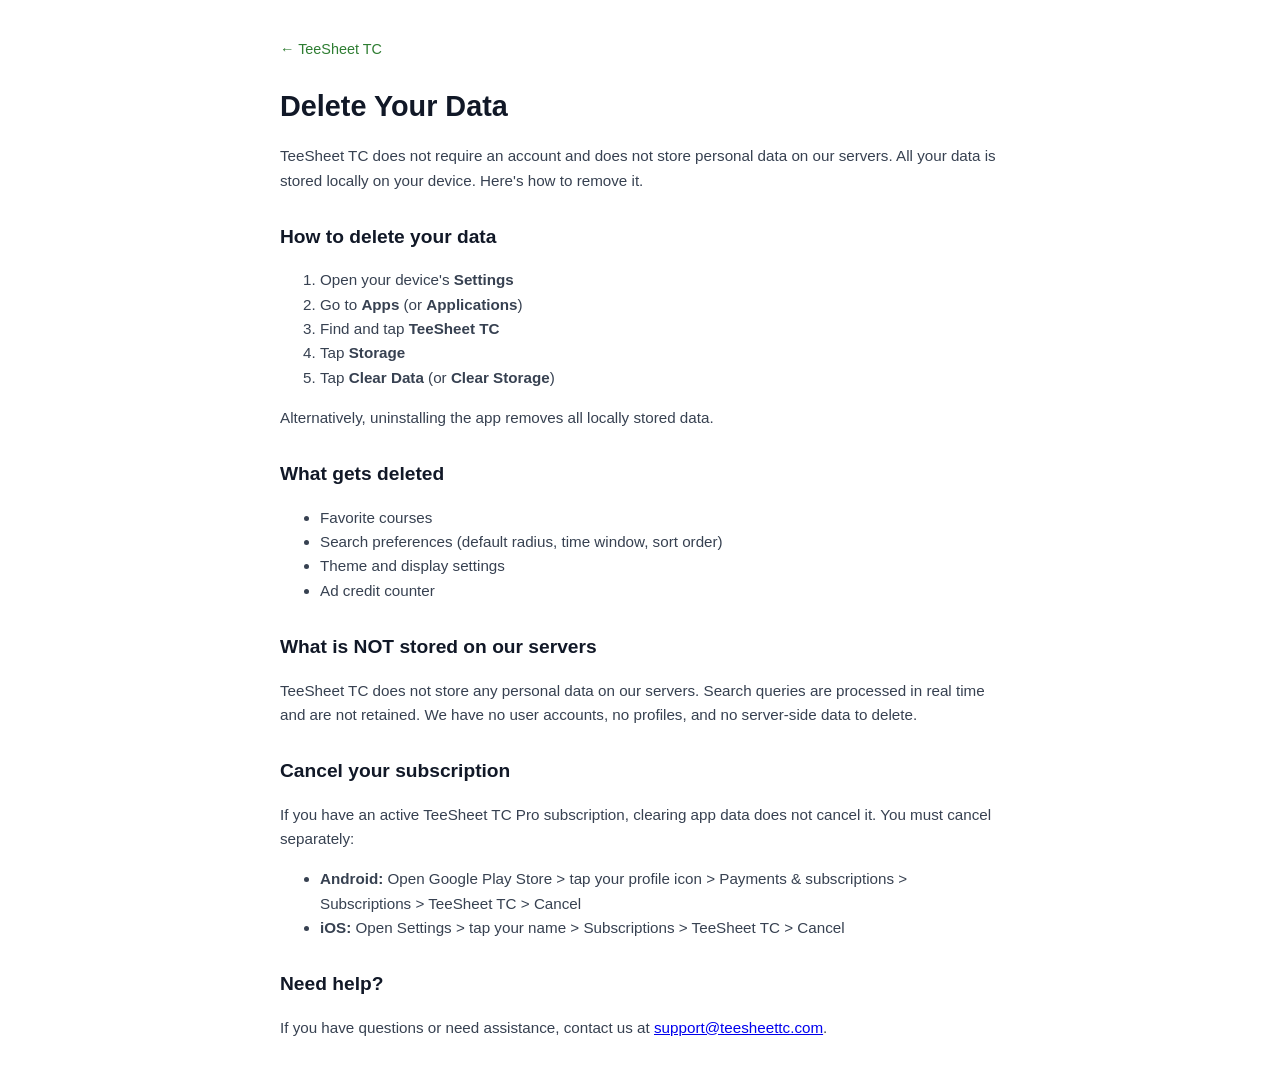
<file: delete-account.html>
<!DOCTYPE html>
<html lang="en">
<head>
  <meta charset="UTF-8">
  <meta name="viewport" content="width=device-width, initial-scale=1.0">
  <title>Delete Your Data — TeeSheet TC</title>
  <meta name="description" content="How to delete your TeeSheet TC data. The app has no accounts and keeps your favorites and settings on your device. Clear them in Settings or by uninstalling.">
  <link rel="canonical" href="https://teesheettc.com/delete-account.html">
  <link rel="icon" href="/favicon.ico" sizes="any">
  <link rel="icon" type="image/png" sizes="32x32" href="/assets/favicon-32.png">
  <link rel="apple-touch-icon" sizes="180x180" href="/assets/apple-touch-icon.png">
  <meta name="theme-color" content="#2E7D32">
  <meta property="og:type" content="website">
  <meta property="og:site_name" content="TeeSheet TC">
  <meta property="og:title" content="Delete Your Data: TeeSheet TC">
  <meta property="og:url" content="https://teesheettc.com/delete-account.html">
  <meta property="og:image" content="https://teesheettc.com/assets/og-image.png">
  <meta name="twitter:card" content="summary_large_image">
  <style>
    body { font-family: -apple-system, BlinkMacSystemFont, 'Segoe UI', Roboto, sans-serif; max-width: 720px; margin: 0 auto; padding: 24px; line-height: 1.6; color: #111827; }
    h1 { font-size: 1.8rem; margin-bottom: 0.25em; }
    h2 { font-size: 1.2rem; margin-top: 1.5em; }
    p, li { font-size: 0.95rem; color: #374151; }
    .nav { margin-bottom: 1.5em; font-size: 0.9rem; }
    .nav a { color: #2E7D32; text-decoration: none; }
    .nav a:hover { text-decoration: underline; }
  </style>
</head>
<body>
  <p class="nav"><a href="index.html">&larr; TeeSheet TC</a></p>
  <h1>Delete Your Data</h1>

  <p>TeeSheet TC does not require an account and does not store personal data on our servers. All your data is stored locally on your device. Here's how to remove it.</p>

  <h2>How to delete your data</h2>
  <ol>
    <li>Open your device's <strong>Settings</strong></li>
    <li>Go to <strong>Apps</strong> (or <strong>Applications</strong>)</li>
    <li>Find and tap <strong>TeeSheet TC</strong></li>
    <li>Tap <strong>Storage</strong></li>
    <li>Tap <strong>Clear Data</strong> (or <strong>Clear Storage</strong>)</li>
  </ol>
  <p>Alternatively, uninstalling the app removes all locally stored data.</p>

  <h2>What gets deleted</h2>
  <ul>
    <li>Favorite courses</li>
    <li>Search preferences (default radius, time window, sort order)</li>
    <li>Theme and display settings</li>
    <li>Ad credit counter</li>
  </ul>

  <h2>What is NOT stored on our servers</h2>
  <p>TeeSheet TC does not store any personal data on our servers. Search queries are processed in real time and are not retained. We have no user accounts, no profiles, and no server-side data to delete.</p>

  <h2>Cancel your subscription</h2>
  <p>If you have an active TeeSheet TC Pro subscription, clearing app data does not cancel it. You must cancel separately:</p>
  <ul>
    <li><strong>Android:</strong> Open Google Play Store &gt; tap your profile icon &gt; Payments &amp; subscriptions &gt; Subscriptions &gt; TeeSheet TC &gt; Cancel</li>
    <li><strong>iOS:</strong> Open Settings &gt; tap your name &gt; Subscriptions &gt; TeeSheet TC &gt; Cancel</li>
  </ul>

  <h2>Need help?</h2>
  <p>If you have questions or need assistance, contact us at <a href="mailto:support@teesheettc.com">support@teesheettc.com</a>.</p>
</body>
</html>
</file>
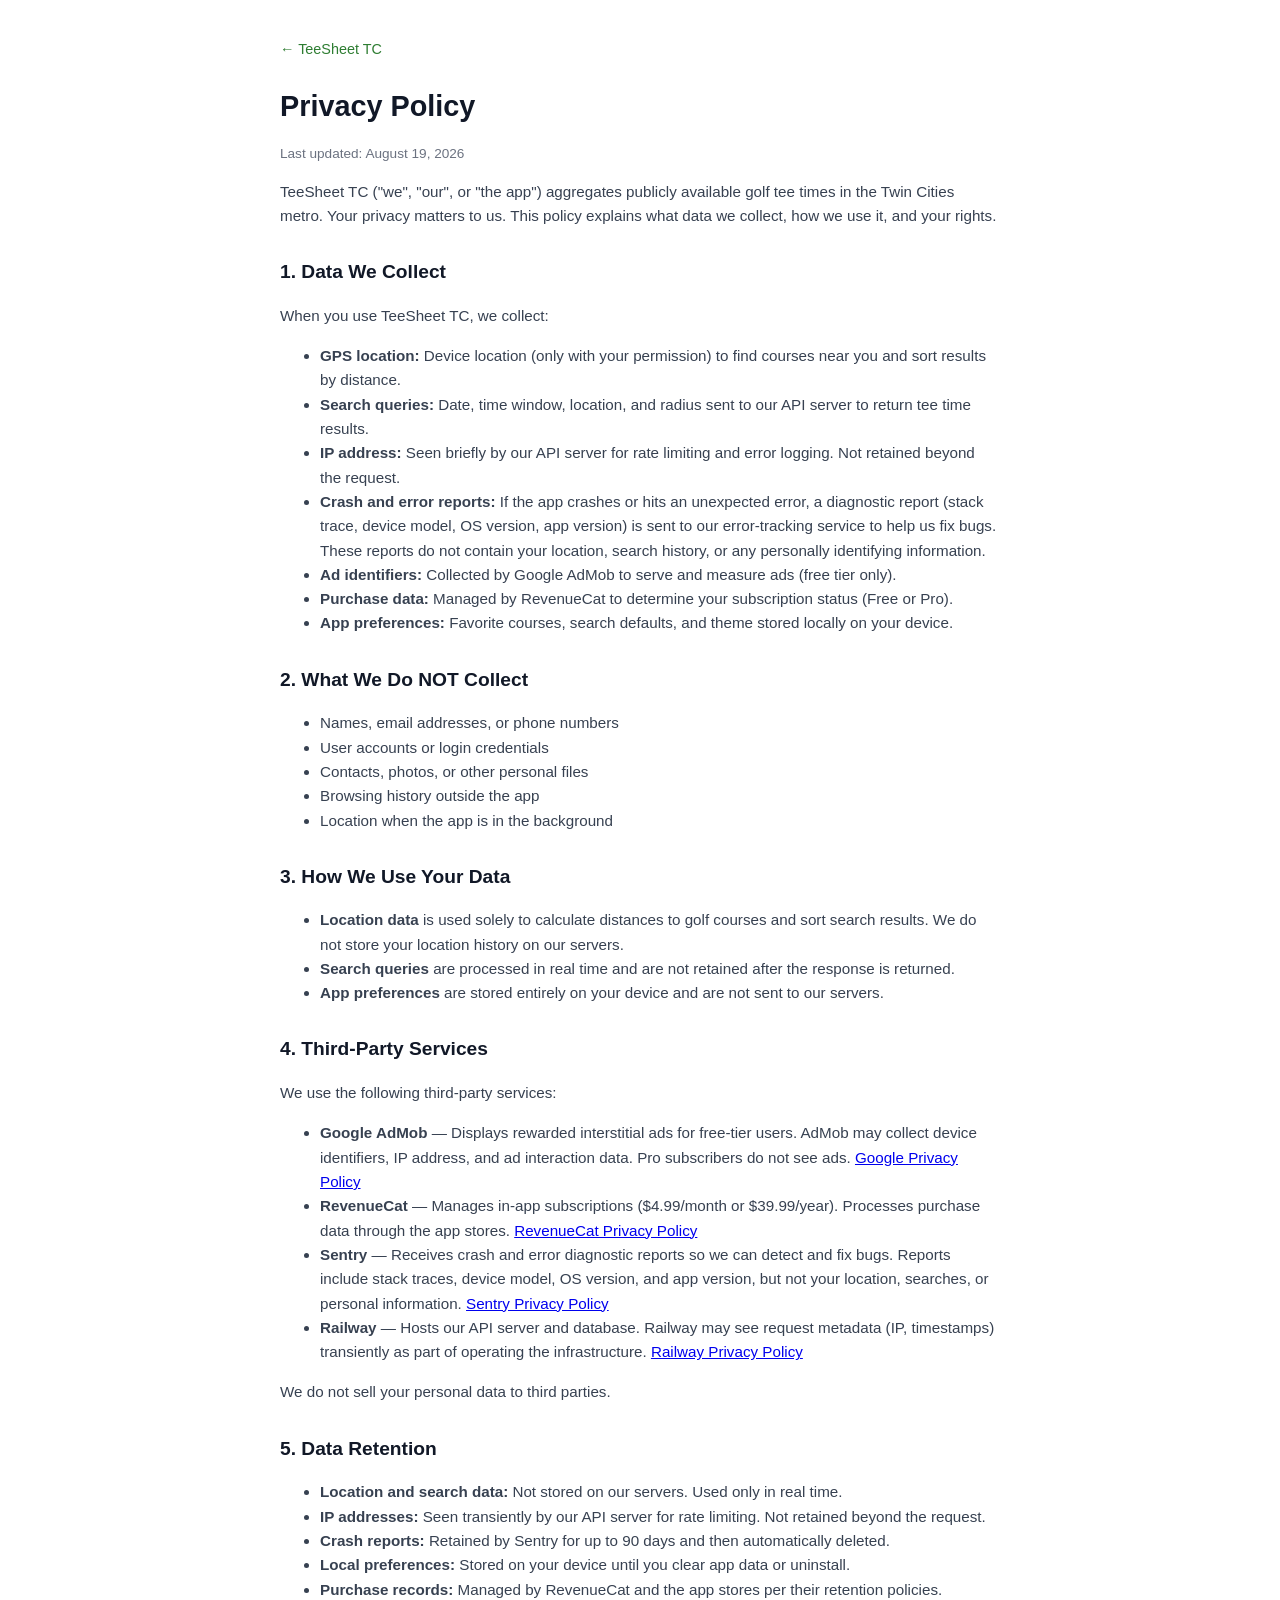
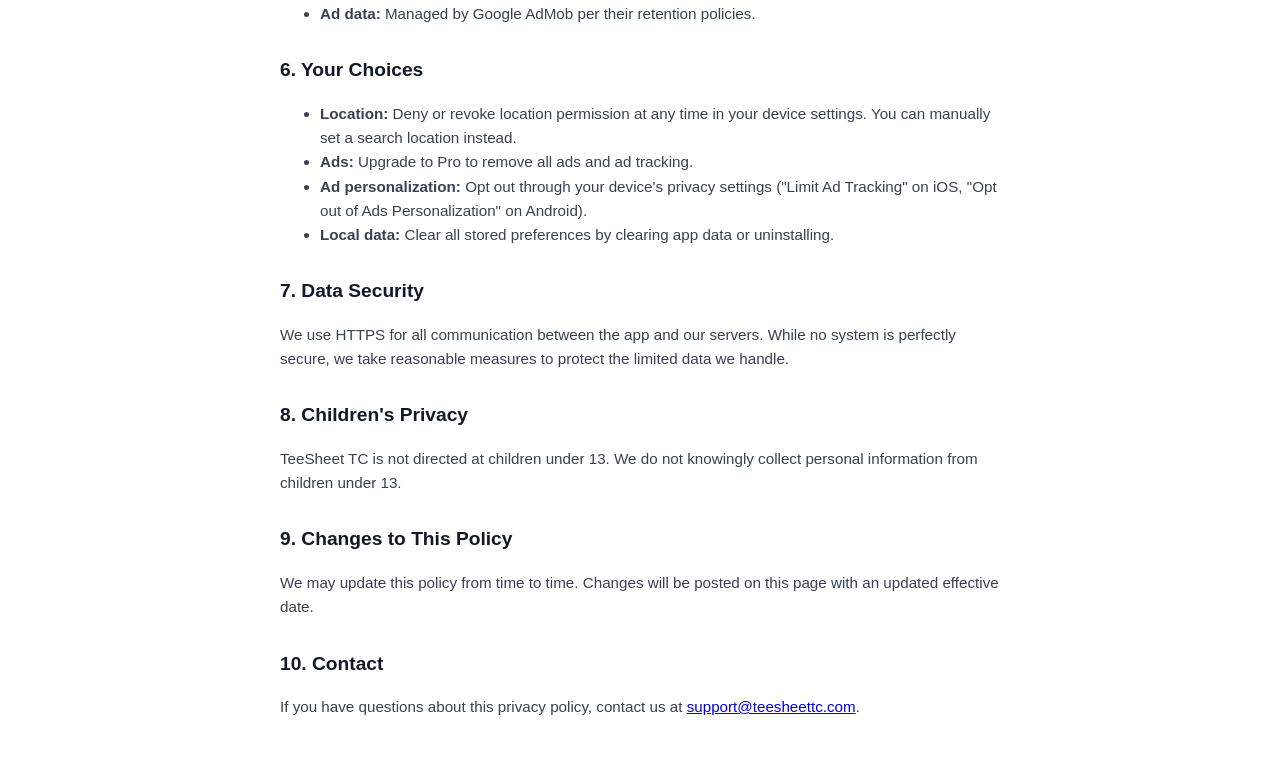
<file: privacy.html>
<!DOCTYPE html>
<html lang="en">
<head>
  <meta charset="UTF-8">
  <meta name="viewport" content="width=device-width, initial-scale=1.0">
  <title>Privacy Policy — TeeSheet TC</title>
  <meta name="description" content="What the TeeSheet TC golf tee-time app collects and why: location only with permission, no accounts, names, or emails, and no location history stored.">
  <link rel="canonical" href="https://teesheettc.com/privacy.html">
  <link rel="icon" href="/favicon.ico" sizes="any">
  <link rel="icon" type="image/png" sizes="32x32" href="/assets/favicon-32.png">
  <link rel="apple-touch-icon" sizes="180x180" href="/assets/apple-touch-icon.png">
  <meta name="theme-color" content="#2E7D32">
  <meta property="og:type" content="website">
  <meta property="og:site_name" content="TeeSheet TC">
  <meta property="og:title" content="Privacy Policy: TeeSheet TC">
  <meta property="og:url" content="https://teesheettc.com/privacy.html">
  <meta property="og:image" content="https://teesheettc.com/assets/og-image.png">
  <meta name="twitter:card" content="summary_large_image">
  <style>
    body { font-family: -apple-system, BlinkMacSystemFont, 'Segoe UI', Roboto, sans-serif; max-width: 720px; margin: 0 auto; padding: 24px; line-height: 1.6; color: #111827; }
    h1 { font-size: 1.8rem; margin-bottom: 0.25em; }
    h2 { font-size: 1.2rem; margin-top: 1.5em; }
    p, li { font-size: 0.95rem; color: #374151; }
    .date { color: #6B7280; font-size: 0.85rem; }
    .nav { margin-bottom: 1.5em; font-size: 0.9rem; }
    .nav a { color: #2E7D32; text-decoration: none; }
    .nav a:hover { text-decoration: underline; }
  </style>
</head>
<body>
  <p class="nav"><a href="index.html">&larr; TeeSheet TC</a></p>
  <h1>Privacy Policy</h1>
  <p class="date">Last updated: August 19, 2026</p>

  <p>TeeSheet TC ("we", "our", or "the app") aggregates publicly available golf tee times in the Twin Cities metro. Your privacy matters to us. This policy explains what data we collect, how we use it, and your rights.</p>

  <h2>1. Data We Collect</h2>
  <p>When you use TeeSheet TC, we collect:</p>
  <ul>
    <li><strong>GPS location:</strong> Device location (only with your permission) to find courses near you and sort results by distance.</li>
    <li><strong>Search queries:</strong> Date, time window, location, and radius sent to our API server to return tee time results.</li>
    <li><strong>IP address:</strong> Seen briefly by our API server for rate limiting and error logging. Not retained beyond the request.</li>
    <li><strong>Crash and error reports:</strong> If the app crashes or hits an unexpected error, a diagnostic report (stack trace, device model, OS version, app version) is sent to our error-tracking service to help us fix bugs. These reports do not contain your location, search history, or any personally identifying information.</li>
    <li><strong>Ad identifiers:</strong> Collected by Google AdMob to serve and measure ads (free tier only).</li>
    <li><strong>Purchase data:</strong> Managed by RevenueCat to determine your subscription status (Free or Pro).</li>
    <li><strong>App preferences:</strong> Favorite courses, search defaults, and theme stored locally on your device.</li>
  </ul>

  <h2>2. What We Do NOT Collect</h2>
  <ul>
    <li>Names, email addresses, or phone numbers</li>
    <li>User accounts or login credentials</li>
    <li>Contacts, photos, or other personal files</li>
    <li>Browsing history outside the app</li>
    <li>Location when the app is in the background</li>
  </ul>

  <h2>3. How We Use Your Data</h2>
  <ul>
    <li><strong>Location data</strong> is used solely to calculate distances to golf courses and sort search results. We do not store your location history on our servers.</li>
    <li><strong>Search queries</strong> are processed in real time and are not retained after the response is returned.</li>
    <li><strong>App preferences</strong> are stored entirely on your device and are not sent to our servers.</li>
  </ul>

  <h2>4. Third-Party Services</h2>
  <p>We use the following third-party services:</p>
  <ul>
    <li><strong>Google AdMob</strong> — Displays rewarded interstitial ads for free-tier users. AdMob may collect device identifiers, IP address, and ad interaction data. Pro subscribers do not see ads. <a href="https://policies.google.com/privacy">Google Privacy Policy</a></li>
    <li><strong>RevenueCat</strong> — Manages in-app subscriptions ($4.99/month or $39.99/year). Processes purchase data through the app stores. <a href="https://www.revenuecat.com/privacy">RevenueCat Privacy Policy</a></li>
    <li><strong>Sentry</strong> — Receives crash and error diagnostic reports so we can detect and fix bugs. Reports include stack traces, device model, OS version, and app version, but not your location, searches, or personal information. <a href="https://sentry.io/privacy/">Sentry Privacy Policy</a></li>
    <li><strong>Railway</strong> — Hosts our API server and database. Railway may see request metadata (IP, timestamps) transiently as part of operating the infrastructure. <a href="https://railway.com/legal/privacy">Railway Privacy Policy</a></li>
  </ul>
  <p>We do not sell your personal data to third parties.</p>

  <h2>5. Data Retention</h2>
  <ul>
    <li><strong>Location and search data:</strong> Not stored on our servers. Used only in real time.</li>
    <li><strong>IP addresses:</strong> Seen transiently by our API server for rate limiting. Not retained beyond the request.</li>
    <li><strong>Crash reports:</strong> Retained by Sentry for up to 90 days and then automatically deleted.</li>
    <li><strong>Local preferences:</strong> Stored on your device until you clear app data or uninstall.</li>
    <li><strong>Purchase records:</strong> Managed by RevenueCat and the app stores per their retention policies.</li>
    <li><strong>Ad data:</strong> Managed by Google AdMob per their retention policies.</li>
  </ul>

  <h2>6. Your Choices</h2>
  <ul>
    <li><strong>Location:</strong> Deny or revoke location permission at any time in your device settings. You can manually set a search location instead.</li>
    <li><strong>Ads:</strong> Upgrade to Pro to remove all ads and ad tracking.</li>
    <li><strong>Ad personalization:</strong> Opt out through your device's privacy settings ("Limit Ad Tracking" on iOS, "Opt out of Ads Personalization" on Android).</li>
    <li><strong>Local data:</strong> Clear all stored preferences by clearing app data or uninstalling.</li>
  </ul>

  <h2>7. Data Security</h2>
  <p>We use HTTPS for all communication between the app and our servers. While no system is perfectly secure, we take reasonable measures to protect the limited data we handle.</p>

  <h2>8. Children's Privacy</h2>
  <p>TeeSheet TC is not directed at children under 13. We do not knowingly collect personal information from children under 13.</p>

  <h2>9. Changes to This Policy</h2>
  <p>We may update this policy from time to time. Changes will be posted on this page with an updated effective date.</p>

  <h2>10. Contact</h2>
  <p>If you have questions about this privacy policy, contact us at <a href="mailto:support@teesheettc.com">support@teesheettc.com</a>.</p>
</body>
</html>
</file>
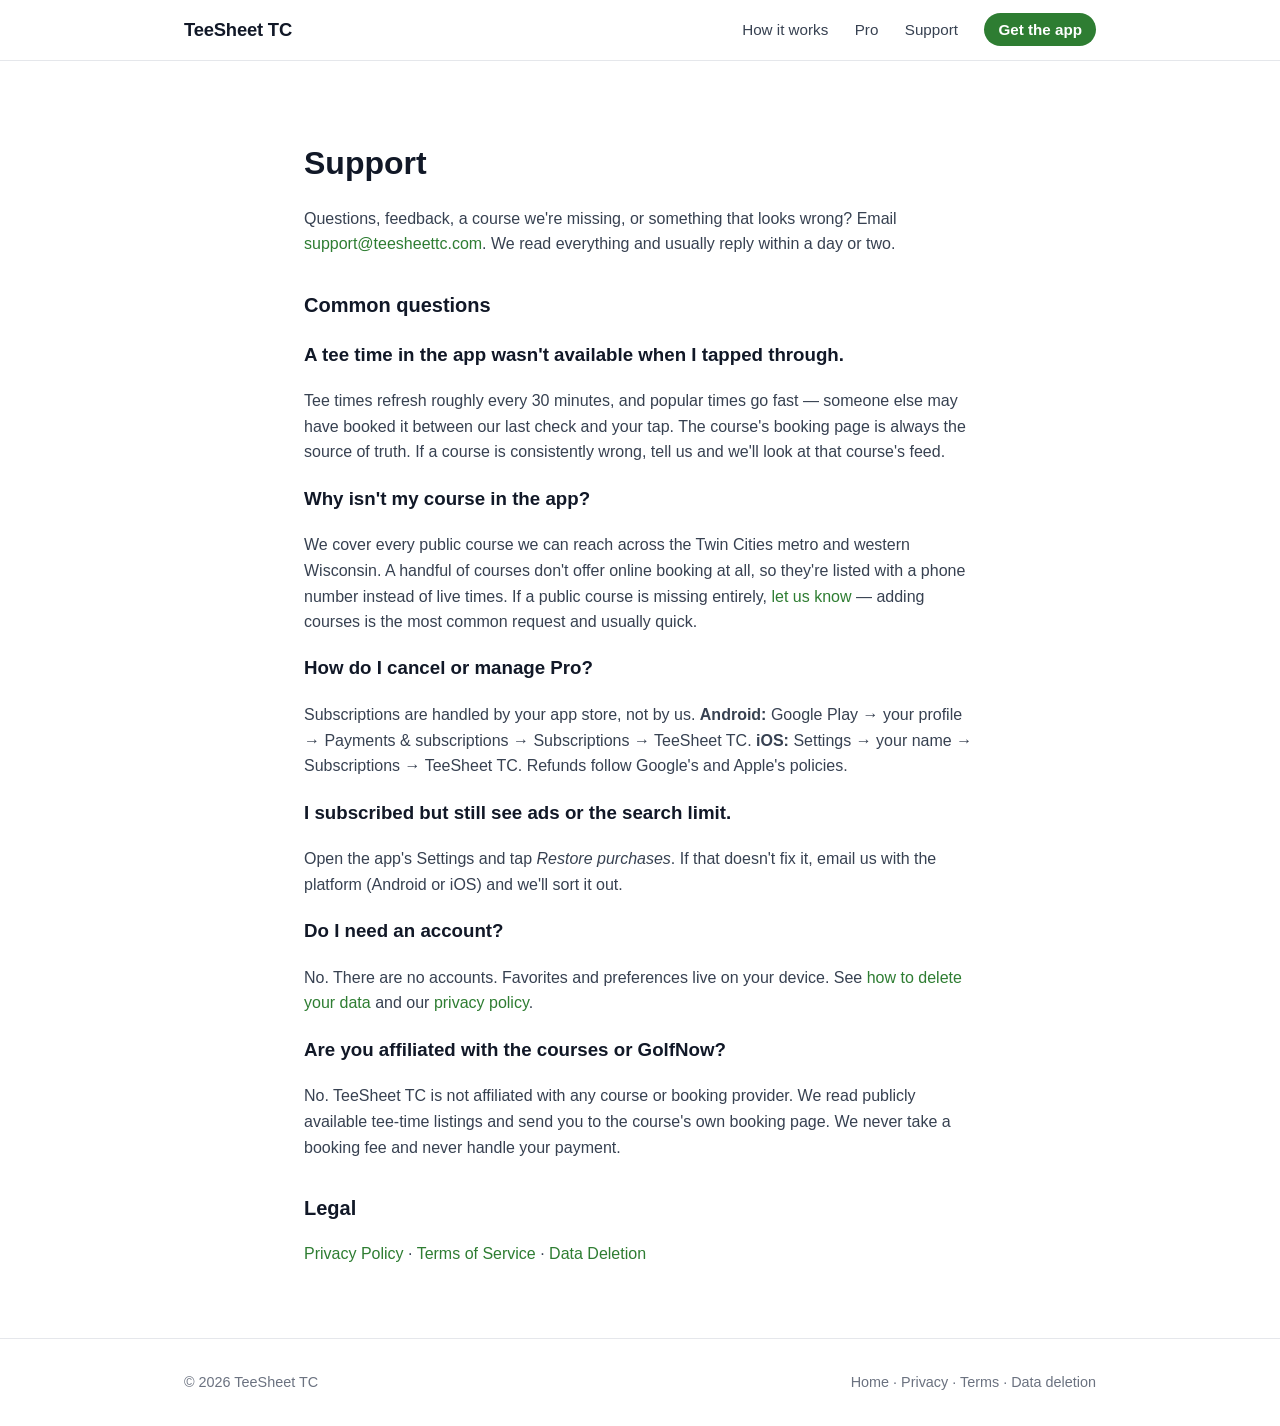
<file: support.html>
<!DOCTYPE html>
<html lang="en">
<head>
  <meta charset="UTF-8">
  <meta name="viewport" content="width=device-width, initial-scale=1.0">
  <title>Support: TeeSheet TC</title>
  <meta name="description" content="Help, FAQ, and contact for the TeeSheet TC golf tee-time app: missing courses, subscriptions, restoring Pro, and data deletion.">
  <link rel="canonical" href="https://teesheettc.com/support.html">
  <meta name="robots" content="index, follow">
  <meta name="theme-color" content="#2E7D32">

  <!-- Icons (generated from the app icon) -->
  <link rel="icon" href="/favicon.ico" sizes="any">
  <link rel="icon" type="image/png" sizes="32x32" href="/assets/favicon-32.png">
  <link rel="icon" type="image/png" sizes="16x16" href="/assets/favicon-16.png">
  <link rel="apple-touch-icon" sizes="180x180" href="/assets/apple-touch-icon.png">
  <link rel="manifest" href="/site.webmanifest">

  <!-- Open Graph / Twitter -->
  <meta property="og:type" content="website">
  <meta property="og:site_name" content="TeeSheet TC">
  <meta property="og:locale" content="en_US">
  <meta property="og:url" content="https://teesheettc.com/support.html">
  <meta property="og:title" content="Support: TeeSheet TC">
  <meta property="og:description" content="Help, FAQ, and contact for the TeeSheet TC golf tee-time app: missing courses, subscriptions, restoring Pro, and data deletion.">
  <meta property="og:image" content="https://teesheettc.com/assets/og-image.png">
  <meta property="og:image:width" content="1200">
  <meta property="og:image:height" content="630">
  <meta property="og:image:alt" content="TeeSheet TC: every tee time in the Twin Cities, one search">
  <meta name="twitter:card" content="summary_large_image">
  <meta name="twitter:title" content="Support: TeeSheet TC">
  <meta name="twitter:description" content="Help, FAQ, and contact for the TeeSheet TC golf tee-time app: missing courses, subscriptions, restoring Pro, and data deletion.">
  <meta name="twitter:image" content="https://teesheettc.com/assets/og-image.png">

  <link rel="stylesheet" href="/styles.css">
  <script type="application/ld+json">
  {
    "@context": "https://schema.org",
    "@type": "FAQPage",
    "mainEntity": [
      {"@type": "Question", "name": "A tee time in the app was not available when I tapped through.", "acceptedAnswer": {"@type": "Answer", "text": "Tee times refresh roughly every 30 minutes and popular times go fast; the course's booking page is always the source of truth. If a course is consistently wrong, contact support."}},
      {"@type": "Question", "name": "Why is my course not in the app?", "acceptedAnswer": {"@type": "Answer", "text": "TeeSheet TC covers every public course it can reach across the Twin Cities metro and western Wisconsin. Courses without online booking are listed with a phone number. Email support@teesheettc.com to request a missing course."}},
      {"@type": "Question", "name": "How do I cancel or manage Pro?", "acceptedAnswer": {"@type": "Answer", "text": "Subscriptions are managed by your app store. Android: Google Play > profile > Payments & subscriptions > Subscriptions. iOS: Settings > your name > Subscriptions."}},
      {"@type": "Question", "name": "Do I need an account?", "acceptedAnswer": {"@type": "Answer", "text": "No. TeeSheet TC has no accounts; favorites and preferences are stored on your device."}},
      {"@type": "Question", "name": "Are you affiliated with the courses or GolfNow?", "acceptedAnswer": {"@type": "Answer", "text": "No. TeeSheet TC is not affiliated with any course or booking provider. It reads publicly available tee-time listings and sends you to the course's own booking page, never taking a booking fee."}}
    ]
  }
  </script>
</head>
<body>
<header class="site-header">
  <div class="wrap">
    <a class="brand" href="index.html">TeeSheet TC</a>
    <nav class="nav">
      <a href="index.html#how">How it works</a>
      <a href="index.html#pro">Pro</a>
      <a href="support.html">Support</a>
      <a class="cta" href="index.html#get">Get the app</a>
    </nav>
  </div>
</header>

<main class="prose">
  <h1>Support</h1>
  <p>Questions, feedback, a course we're missing, or something that looks wrong? Email <a href="mailto:support@teesheettc.com">support@teesheettc.com</a>. We read everything and usually reply within a day or two.</p>

  <h2>Common questions</h2>

  <h3>A tee time in the app wasn't available when I tapped through.</h3>
  <p>Tee times refresh roughly every 30 minutes, and popular times go fast — someone else may have booked it between our last check and your tap. The course's booking page is always the source of truth. If a course is consistently wrong, tell us and we'll look at that course's feed.</p>

  <h3>Why isn't my course in the app?</h3>
  <p>We cover every public course we can reach across the Twin Cities metro and western Wisconsin. A handful of courses don't offer online booking at all, so they're listed with a phone number instead of live times. If a public course is missing entirely, <a href="mailto:support@teesheettc.com">let us know</a> — adding courses is the most common request and usually quick.</p>

  <h3>How do I cancel or manage Pro?</h3>
  <p>Subscriptions are handled by your app store, not by us. <strong>Android:</strong> Google Play → your profile → Payments &amp; subscriptions → Subscriptions → TeeSheet TC. <strong>iOS:</strong> Settings → your name → Subscriptions → TeeSheet TC. Refunds follow Google's and Apple's policies.</p>

  <h3>I subscribed but still see ads or the search limit.</h3>
  <p>Open the app's Settings and tap <em>Restore purchases</em>. If that doesn't fix it, email us with the platform (Android or iOS) and we'll sort it out.</p>

  <h3>Do I need an account?</h3>
  <p>No. There are no accounts. Favorites and preferences live on your device. See <a href="delete-account.html">how to delete your data</a> and our <a href="privacy.html">privacy policy</a>.</p>

  <h3>Are you affiliated with the courses or GolfNow?</h3>
  <p>No. TeeSheet TC is not affiliated with any course or booking provider. We read publicly available tee-time listings and send you to the course's own booking page. We never take a booking fee and never handle your payment.</p>

  <h2>Legal</h2>
  <p><a href="privacy.html">Privacy Policy</a> · <a href="terms.html">Terms of Service</a> · <a href="delete-account.html">Data Deletion</a></p>
</main>

<footer class="site-footer">
  <div class="wrap">
    <span>© 2026 TeeSheet TC</span>
    <span><a href="index.html">Home</a> · <a href="privacy.html">Privacy</a> · <a href="terms.html">Terms</a> · <a href="delete-account.html">Data deletion</a></span>
  </div>
</footer>
</body>
</html>
</file>
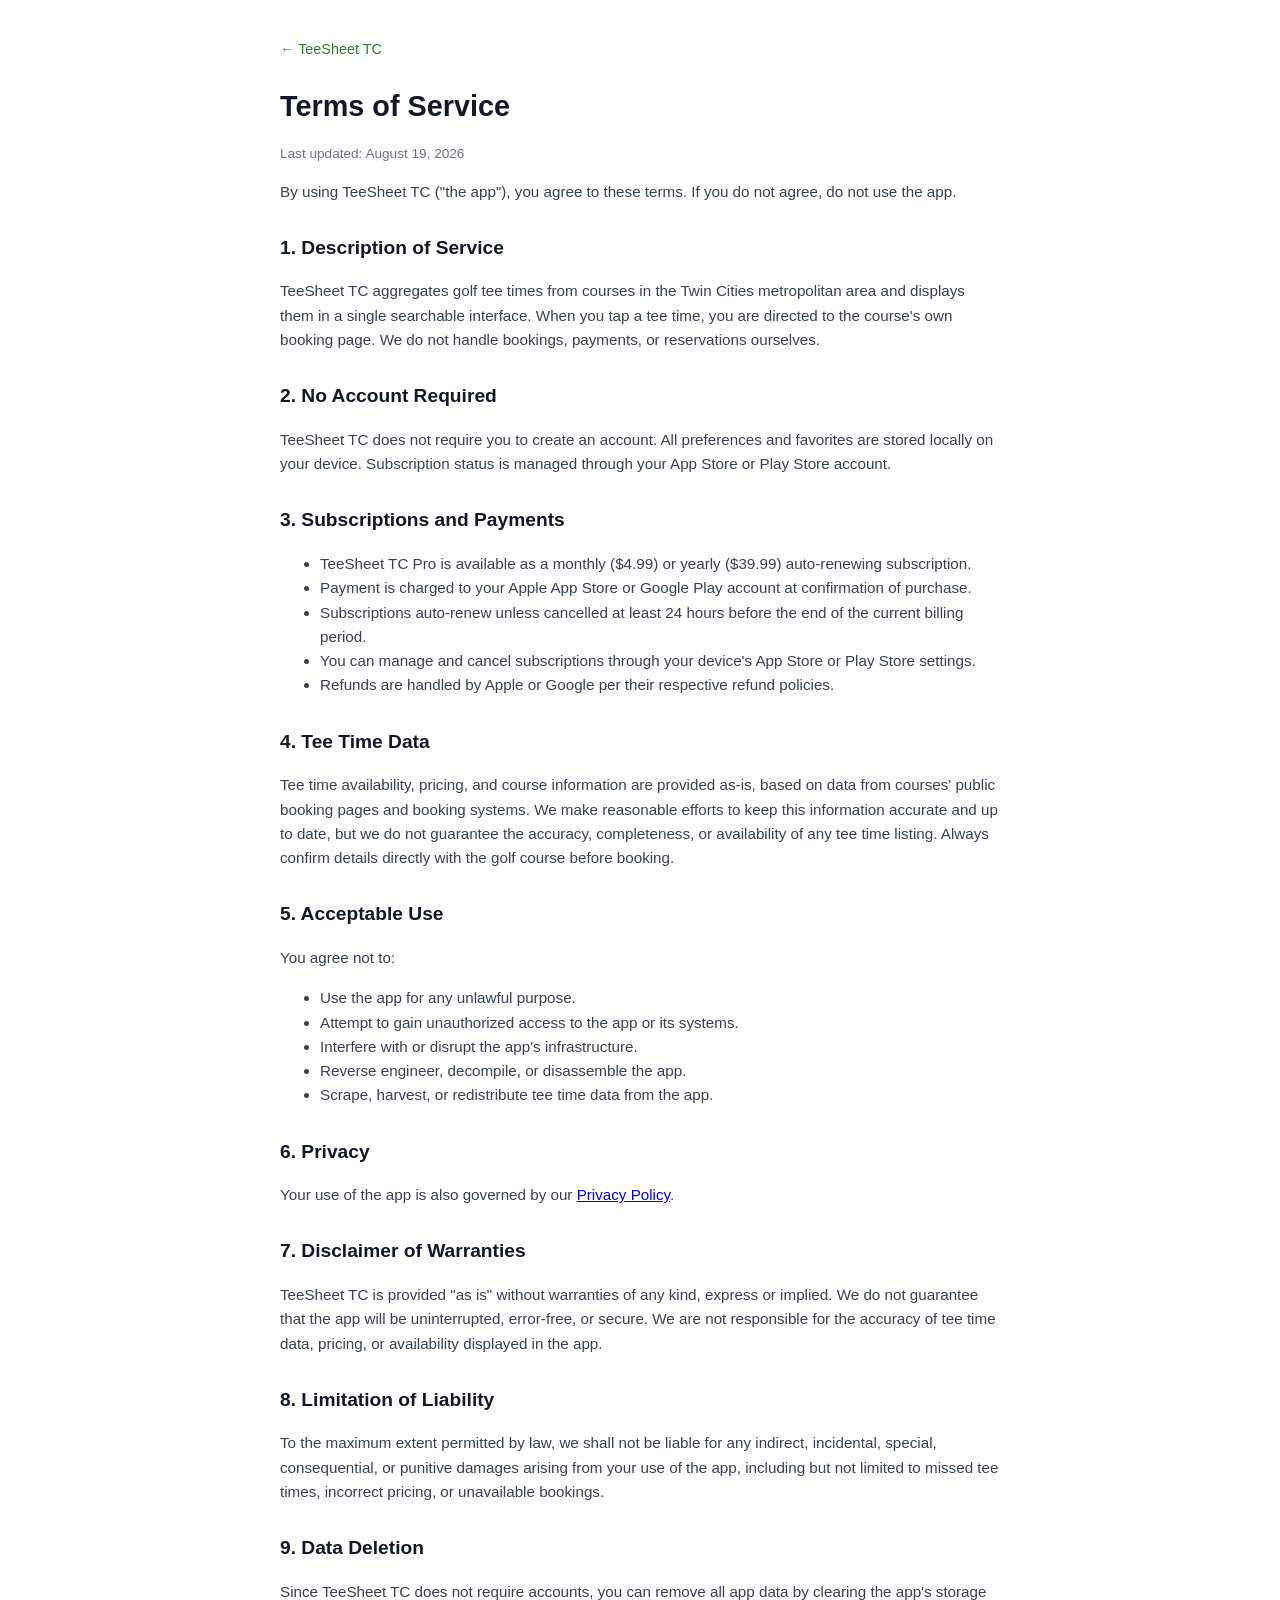
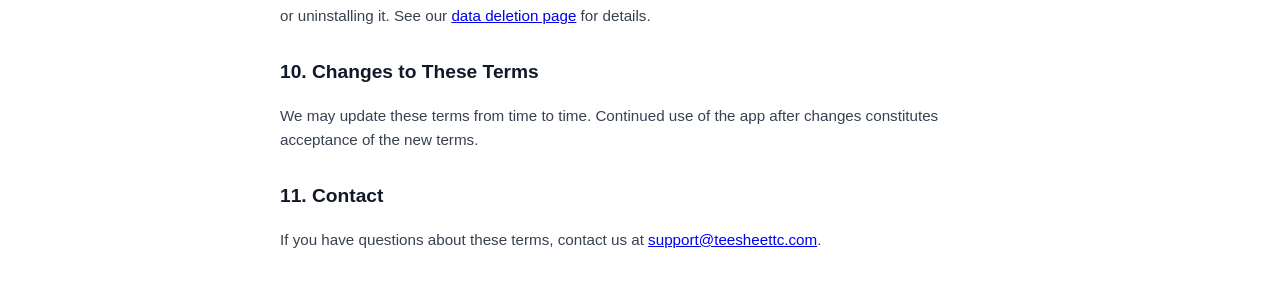
<file: terms.html>
<!DOCTYPE html>
<html lang="en">
<head>
  <meta charset="UTF-8">
  <meta name="viewport" content="width=device-width, initial-scale=1.0">
  <title>Terms of Service — TeeSheet TC</title>
  <meta name="description" content="Terms of Service for TeeSheet TC, the Twin Cities golf tee-time app: how the service works, Pro subscriptions, tee-time accuracy, and acceptable use.">
  <link rel="canonical" href="https://teesheettc.com/terms.html">
  <link rel="icon" href="/favicon.ico" sizes="any">
  <link rel="icon" type="image/png" sizes="32x32" href="/assets/favicon-32.png">
  <link rel="apple-touch-icon" sizes="180x180" href="/assets/apple-touch-icon.png">
  <meta name="theme-color" content="#2E7D32">
  <meta property="og:type" content="website">
  <meta property="og:site_name" content="TeeSheet TC">
  <meta property="og:title" content="Terms of Service: TeeSheet TC">
  <meta property="og:url" content="https://teesheettc.com/terms.html">
  <meta property="og:image" content="https://teesheettc.com/assets/og-image.png">
  <meta name="twitter:card" content="summary_large_image">
  <style>
    body { font-family: -apple-system, BlinkMacSystemFont, 'Segoe UI', Roboto, sans-serif; max-width: 720px; margin: 0 auto; padding: 24px; line-height: 1.6; color: #111827; }
    h1 { font-size: 1.8rem; margin-bottom: 0.25em; }
    h2 { font-size: 1.2rem; margin-top: 1.5em; }
    p, li { font-size: 0.95rem; color: #374151; }
    .date { color: #6B7280; font-size: 0.85rem; }
    .nav { margin-bottom: 1.5em; font-size: 0.9rem; }
    .nav a { color: #2E7D32; text-decoration: none; }
    .nav a:hover { text-decoration: underline; }
  </style>
</head>
<body>
  <p class="nav"><a href="index.html">&larr; TeeSheet TC</a></p>
  <h1>Terms of Service</h1>
  <p class="date">Last updated: August 19, 2026</p>

  <p>By using TeeSheet TC ("the app"), you agree to these terms. If you do not agree, do not use the app.</p>

  <h2>1. Description of Service</h2>
  <p>TeeSheet TC aggregates golf tee times from courses in the Twin Cities metropolitan area and displays them in a single searchable interface. When you tap a tee time, you are directed to the course's own booking page. We do not handle bookings, payments, or reservations ourselves.</p>

  <h2>2. No Account Required</h2>
  <p>TeeSheet TC does not require you to create an account. All preferences and favorites are stored locally on your device. Subscription status is managed through your App Store or Play Store account.</p>

  <h2>3. Subscriptions and Payments</h2>
  <ul>
    <li>TeeSheet TC Pro is available as a monthly ($4.99) or yearly ($39.99) auto-renewing subscription.</li>
    <li>Payment is charged to your Apple App Store or Google Play account at confirmation of purchase.</li>
    <li>Subscriptions auto-renew unless cancelled at least 24 hours before the end of the current billing period.</li>
    <li>You can manage and cancel subscriptions through your device's App Store or Play Store settings.</li>
    <li>Refunds are handled by Apple or Google per their respective refund policies.</li>
  </ul>

  <h2>4. Tee Time Data</h2>
  <p>Tee time availability, pricing, and course information are provided as-is, based on data from courses' public booking pages and booking systems. We make reasonable efforts to keep this information accurate and up to date, but we do not guarantee the accuracy, completeness, or availability of any tee time listing. Always confirm details directly with the golf course before booking.</p>

  <h2>5. Acceptable Use</h2>
  <p>You agree not to:</p>
  <ul>
    <li>Use the app for any unlawful purpose.</li>
    <li>Attempt to gain unauthorized access to the app or its systems.</li>
    <li>Interfere with or disrupt the app's infrastructure.</li>
    <li>Reverse engineer, decompile, or disassemble the app.</li>
    <li>Scrape, harvest, or redistribute tee time data from the app.</li>
  </ul>

  <h2>6. Privacy</h2>
  <p>Your use of the app is also governed by our <a href="privacy.html">Privacy Policy</a>.</p>

  <h2>7. Disclaimer of Warranties</h2>
  <p>TeeSheet TC is provided "as is" without warranties of any kind, express or implied. We do not guarantee that the app will be uninterrupted, error-free, or secure. We are not responsible for the accuracy of tee time data, pricing, or availability displayed in the app.</p>

  <h2>8. Limitation of Liability</h2>
  <p>To the maximum extent permitted by law, we shall not be liable for any indirect, incidental, special, consequential, or punitive damages arising from your use of the app, including but not limited to missed tee times, incorrect pricing, or unavailable bookings.</p>

  <!--
    TODO: TURN THIS ON WHEN THE LIGHTSPEED PARTNER API INTEGRATION GOES LIVE IN PRODUCTION.
    Required by the Lightspeed API License Agreement (https://developers.lightspeedhq.com/terms,
    "Relationship with Merchants"): our user terms must exempt Lightspeed from liability for the
    app and from any duty to support it. To turn on: uncomment the section below, renumber the
    sections after it (Data Deletion -> 10, Changes -> 11, Contact -> 12), and bump "Last updated".

  <h2>9. Third-Party Booking Systems</h2>
  <p>Some tee time data in the app is provided by third-party booking system providers, including Lightspeed Commerce Inc. and its affiliates ("Lightspeed"). Lightspeed has no liability for any fault in, or any damages caused by, TeeSheet TC, and has no responsibility to provide support for TeeSheet TC. For help with the app, contact us (see Contact below). For help with a booking, contact the golf course.</p>
  -->

  <h2>9. Data Deletion</h2>
  <p>Since TeeSheet TC does not require accounts, you can remove all app data by clearing the app's storage or uninstalling it. See our <a href="delete-account.html">data deletion page</a> for details.</p>

  <h2>10. Changes to These Terms</h2>
  <p>We may update these terms from time to time. Continued use of the app after changes constitutes acceptance of the new terms.</p>

  <h2>11. Contact</h2>
  <p>If you have questions about these terms, contact us at <a href="mailto:support@teesheettc.com">support@teesheettc.com</a>.</p>
</body>
</html>
</file>
<file: styles.css>
/* TeeSheet TC marketing site — shared styles. Brand green matches the app's
   seed color (#2E7D32). No framework, no build step. */
:root {
  --green: #2E7D32;
  --green-dark: #1B5E20;
  --green-light: #E8F5E9;
  --ink: #111827;
  --ink-soft: #374151;
  --muted: #6B7280;
  --line: #E5E7EB;
  --bg: #FFFFFF;
  --bg-alt: #F9FAFB;
  --radius: 12px;
  --max: 960px;
}
@media (prefers-color-scheme: dark) {
  :root {
    --green: #66BB6A;
    --green-dark: #81C784;
    --green-light: #1B2E1C;
    --ink: #F3F4F6;
    --ink-soft: #D1D5DB;
    --muted: #9CA3AF;
    --line: #374151;
    --bg: #0F1115;
    --bg-alt: #171A21;
  }
}
* { box-sizing: border-box; }
html { scroll-behavior: smooth; }
body {
  margin: 0;
  font-family: -apple-system, BlinkMacSystemFont, 'Segoe UI', Roboto, Helvetica, Arial, sans-serif;
  color: var(--ink);
  background: var(--bg);
  line-height: 1.6;
  -webkit-font-smoothing: antialiased;
}
a { color: var(--green); text-decoration: none; }
a:hover { text-decoration: underline; }
img { max-width: 100%; height: auto; }
.wrap { max-width: var(--max); margin: 0 auto; padding: 0 24px; }

/* Header / nav */
.site-header { border-bottom: 1px solid var(--line); background: var(--bg); position: sticky; top: 0; z-index: 10; }
.site-header .wrap { display: flex; align-items: center; justify-content: space-between; height: 60px; }
.brand { font-weight: 700; font-size: 1.15rem; color: var(--ink); letter-spacing: -0.01em; }
.brand:hover { text-decoration: none; color: var(--green); }
.nav a { margin-left: 22px; font-size: 0.95rem; color: var(--ink-soft); }
.nav a:hover { color: var(--green); text-decoration: none; }
.nav a.cta { background: var(--green); color: #fff; padding: 8px 14px; border-radius: 999px; font-weight: 600; }
.nav a.cta:hover { background: var(--green-dark); }
@media (max-width: 600px) { .nav a:not(.cta) { display: none; } }

/* Hero */
.hero { padding: 72px 0 24px; text-align: center; }
.hero h1 { font-size: clamp(2rem, 5vw, 3.25rem); line-height: 1.1; margin: 0 0 0.4em; letter-spacing: -0.02em; }
.hero h1 span { color: var(--green); }
.hero .lede { font-size: 1.2rem; color: var(--ink-soft); max-width: 620px; margin: 0 auto 1.8em; }
.badges { display: flex; gap: 14px; justify-content: center; flex-wrap: wrap; align-items: center; }
.badges img { height: 56px; width: auto; }
.badges a:hover { opacity: 0.9; }
.hero .fine { color: var(--muted); font-size: 0.9rem; margin-top: 1.2em; }

/* Sections */
section.block { padding: 64px 0; }
section.block.centered { padding-top: 32px; text-align: center; }
section.block.centered .sub { margin-left: auto; margin-right: auto; }
section.block.centered .grid { text-align: left; }
section.block h2 { font-size: 1.75rem; margin: 0 0 0.3em; letter-spacing: -0.01em; }
section.block .sub { color: var(--muted); margin: 0 0 2em; max-width: 640px; }
.grid { display: grid; grid-template-columns: repeat(auto-fit, minmax(260px, 1fr)); gap: 22px; }
.card { background: var(--bg-alt); border: 1px solid var(--line); border-radius: var(--radius); padding: 22px; }
.card h3 { margin: 0 0 0.4em; font-size: 1.1rem; }
.card p { margin: 0; color: var(--ink-soft); font-size: 0.97rem; }

/* Pricing */
.plans { display: grid; grid-template-columns: repeat(auto-fit, minmax(260px, 1fr)); gap: 22px; max-width: 720px; margin: 0 auto; }
.plan { border: 1px solid var(--line); border-radius: var(--radius); padding: 26px; background: var(--bg); }
.plan.pro { border-color: var(--green); box-shadow: 0 0 0 3px var(--green-light); }
.plan h3 { margin: 0; font-size: 1.05rem; text-transform: uppercase; letter-spacing: 0.06em; color: var(--muted); }
.plan .price { font-size: 2rem; font-weight: 700; margin: 6px 0 2px; }
.plan .price small { font-size: 1rem; font-weight: 400; color: var(--muted); }
.plan ul { padding-left: 1.1em; margin: 14px 0 0; color: var(--ink-soft); }
.plan li { margin: 6px 0; }
.tag { display: inline-block; background: var(--green-light); color: var(--green-dark); font-size: 0.75rem; font-weight: 700; padding: 3px 9px; border-radius: 999px; margin-left: 8px; vertical-align: middle; }

/* Course directory */
.toolbar { display: flex; gap: 12px; flex-wrap: wrap; margin-bottom: 18px; }
.toolbar input { flex: 1 1 260px; padding: 10px 14px; border: 1px solid var(--line); border-radius: 8px; font-size: 1rem; background: var(--bg); color: var(--ink); }
.toolbar label { display: flex; align-items: center; gap: 6px; color: var(--ink-soft); font-size: 0.95rem; white-space: nowrap; }
table.courses { width: 100%; border-collapse: collapse; font-size: 0.95rem; }
table.courses th, table.courses td { text-align: left; padding: 10px 12px; border-bottom: 1px solid var(--line); }
table.courses th { color: var(--muted); font-weight: 600; font-size: 0.8rem; text-transform: uppercase; letter-spacing: 0.05em; }
table.courses tr:hover td { background: var(--bg-alt); }
.pcc { display: inline-block; background: var(--green-light); color: var(--green-dark); font-size: 0.7rem; font-weight: 700; padding: 2px 7px; border-radius: 4px; }
.muted { color: var(--muted); }
@media (max-width: 600px) { table.courses .hide-sm { display: none; } }

/* Footer */
.site-footer { border-top: 1px solid var(--line); padding: 32px 0; color: var(--muted); font-size: 0.9rem; }
.site-footer .wrap { display: flex; flex-wrap: wrap; gap: 10px 24px; align-items: center; justify-content: space-between; }
.site-footer a { color: var(--muted); }
.site-footer a:hover { color: var(--green); }

/* Simple content pages (support etc.) */
.prose { max-width: 720px; margin: 0 auto; padding: 56px 24px; }
.prose h1 { font-size: 2rem; margin-bottom: 0.3em; }
.prose h2 { font-size: 1.25rem; margin-top: 1.6em; }
.prose p, .prose li { color: var(--ink-soft); }
</file>
